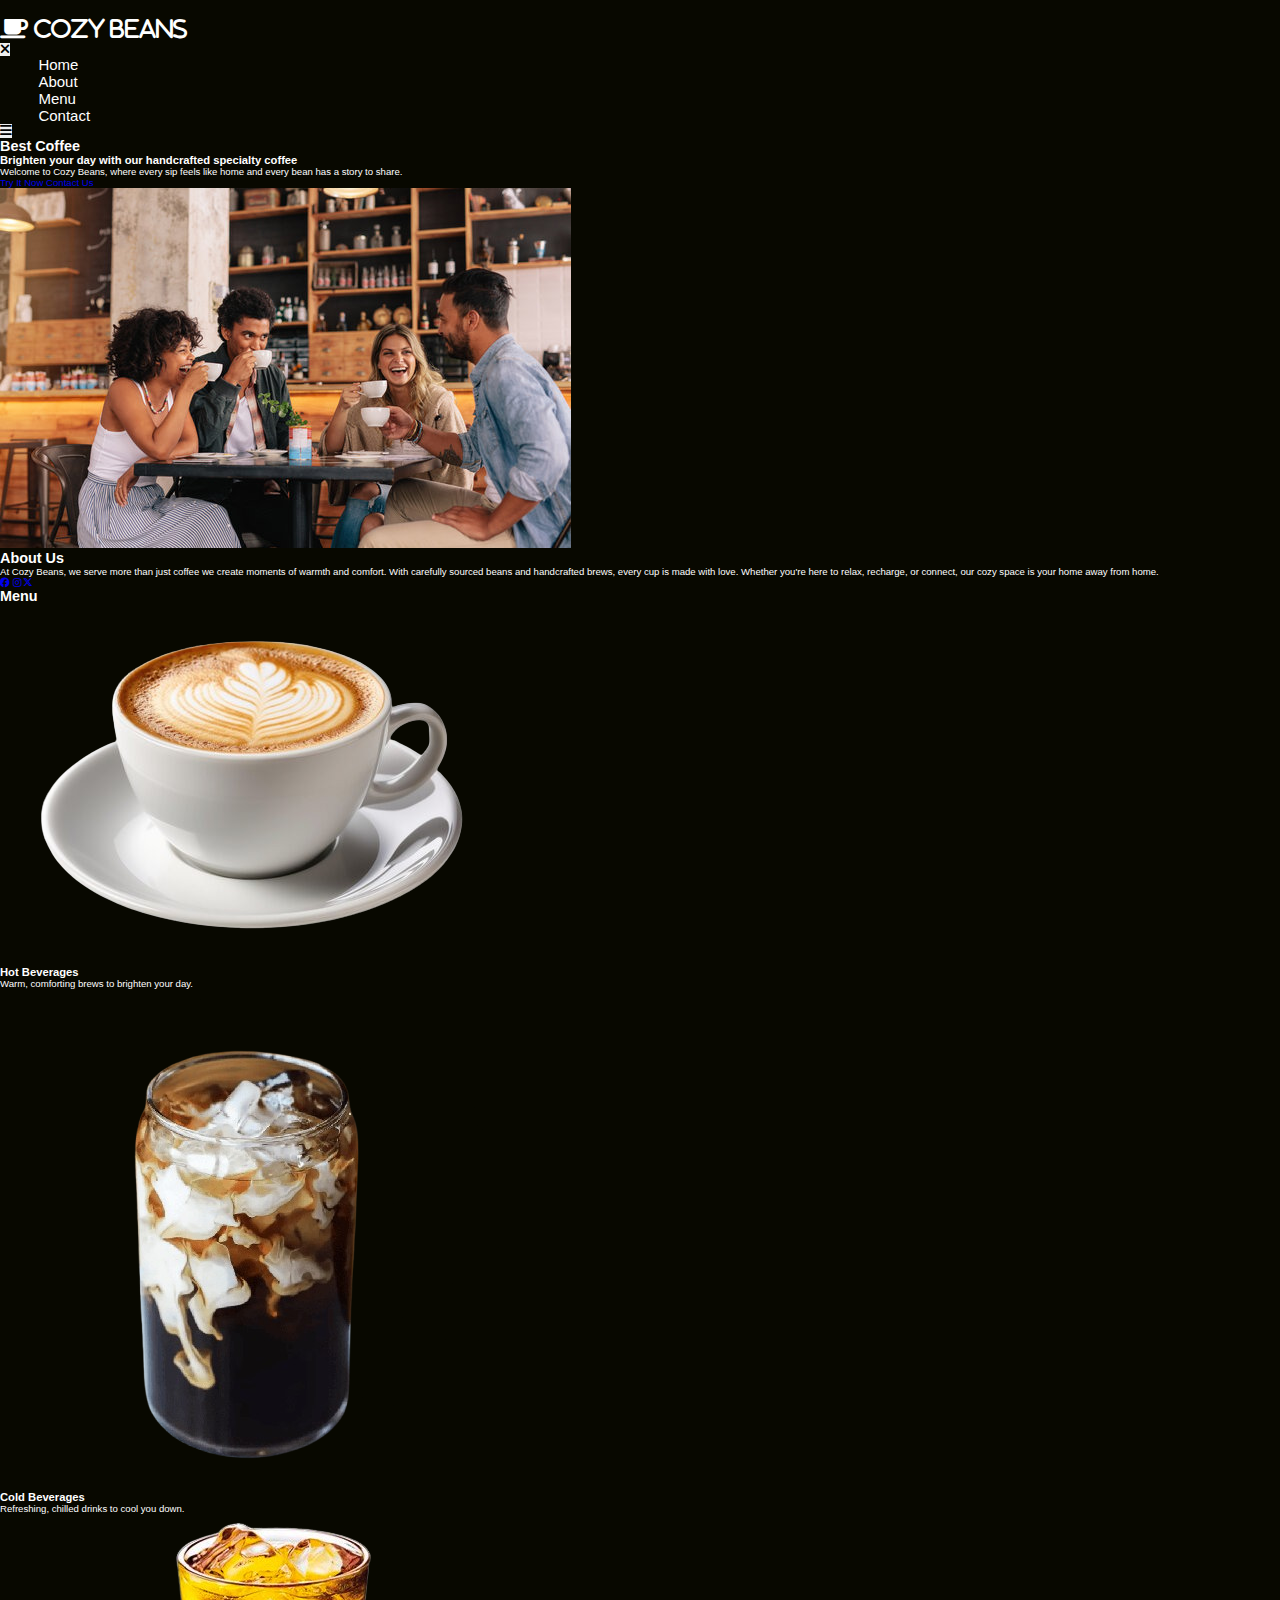
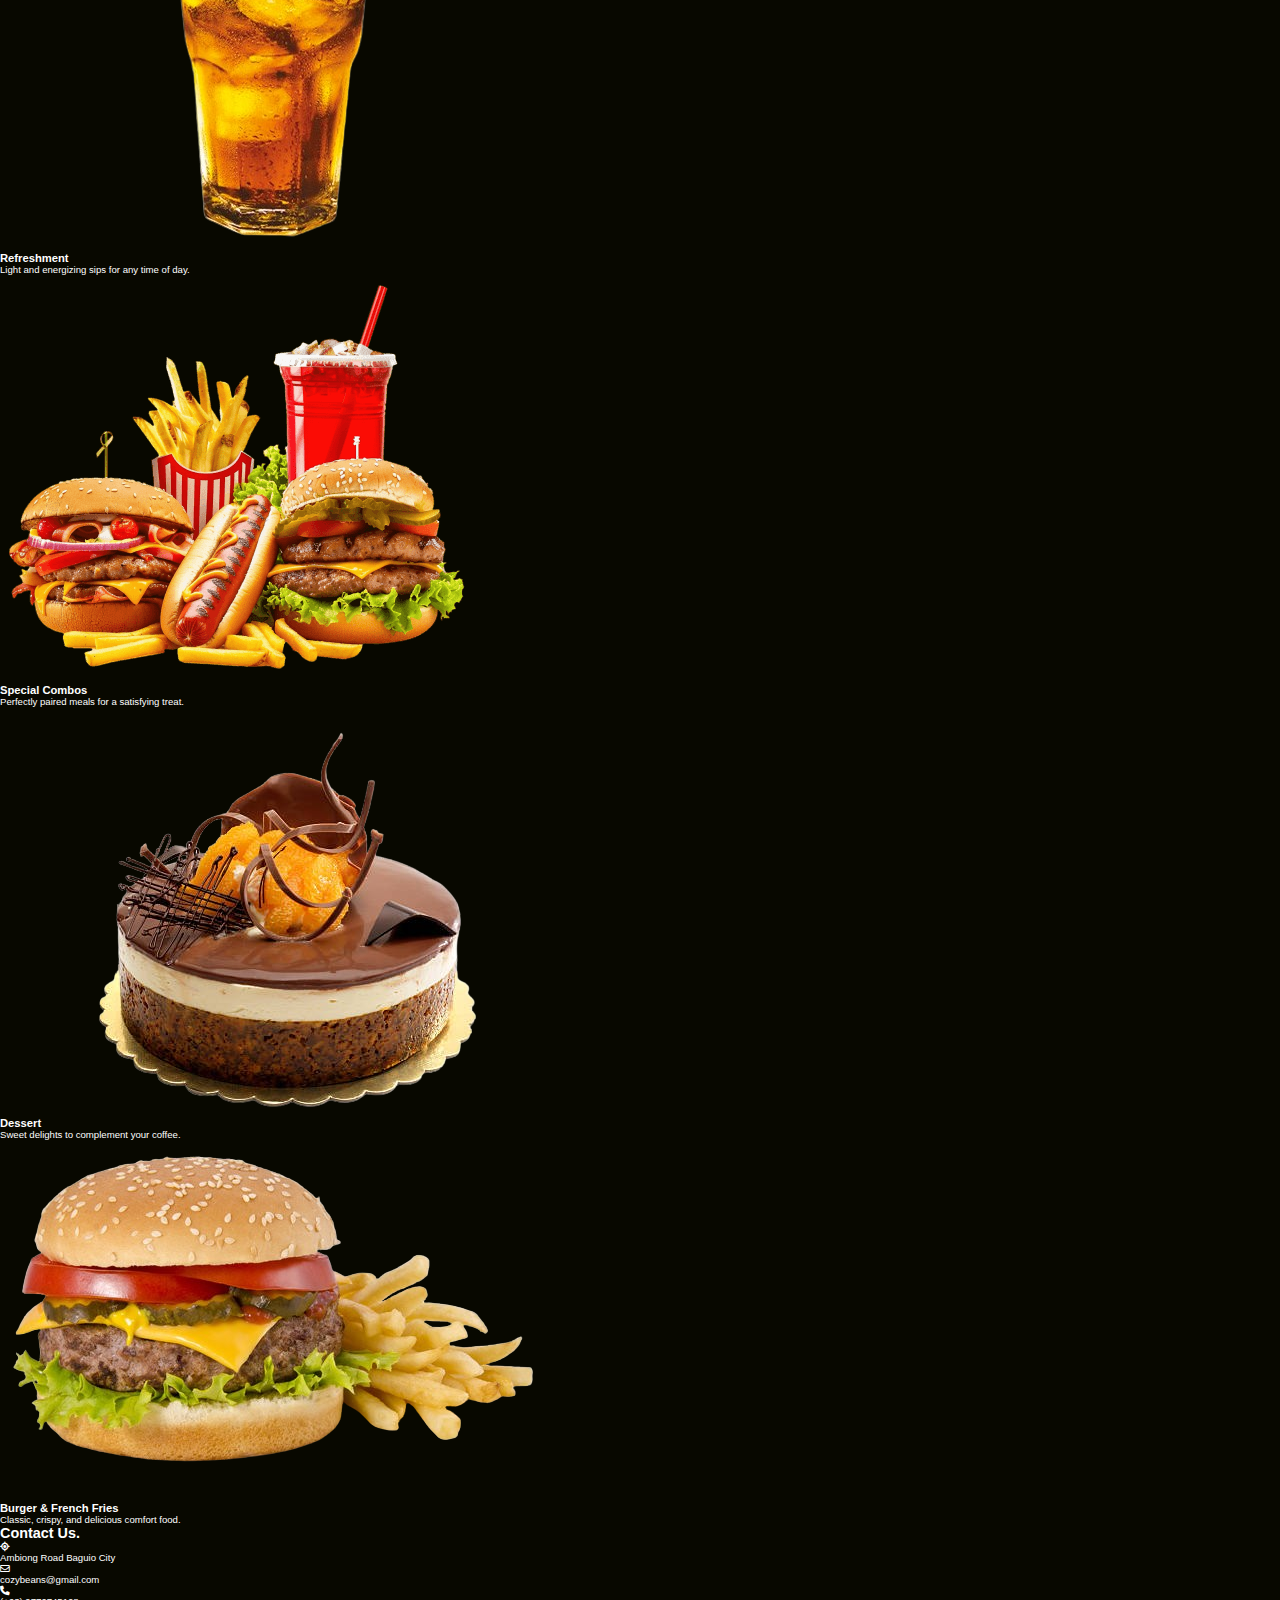
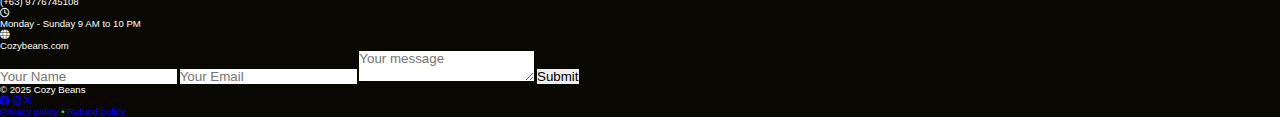
<file: index.html>
<!DOCTYPE html>
<html lang="en">
<head>
    <meta charset="UTF-8">
    <meta name="viewport" content="width=device-width, initial-scale=1.0">
    <title>Liclican</title>
    <link rel="stylesheet" href="https://cdnjs.cloudflare.com/ajax/libs/font-awesome/6.7.2/css/all.min.css">
    <link rel="stylesheet" href="style.css">
</head>
<body>
    <header>
        <nav class="navbar section-content">
            <a href="#" class="nav-logo">
                <h2 class="logo-text"><i class='fa fa-coffee'> Cozy Beans</i></h2>
            </a>
            <ul class="nav-menu">
                <button id="menu-close-button" class="fas fa-times"></button>
                <li class="nav-item">
                    <a href="#" class="nav-link">Home</a>
                </li>
                <li class="nav-item">
                    <a href="#about" class="nav-link">About</a>
                </li>
                <li class="nav-item">
                    <a href="#menu" class="nav-link">Menu</a>
                </li>
                <li class="nav-item">
                    <a href="#contact" class="nav-link">Contact</a>
                </li>
            </ul>

            <button id="menu-open-button" class="fas fa-bars"></button>
        </nav>
    </header>
    
    <main>
        <section class="hero-section">
            <div class="section-content">
                <div class="hero-details">
                    <h2 class="title">Best Coffee</h2>
                    <h3 class="subtitle">Brighten your day with our handcrafted specialty coffee</h3>
                    <p class="description">Welcome to Cozy Beans, where every sip feels like home and every bean has a story to share.</p>
                    <div class="buttons">
                        <a href="#" class="button try-it-now">Try It Now</a>
                        <a href="#" class="button contact-us">Contact Us</a>
                    </div>
                </div>
            </div>
        </section>

        <section class="about-section" id="about">
            <div class="section-content">
                <div class="about-image-wrapper">
                    <img src="images/about-image.jpg" alt="About" class="about-image">
                </div>
                <div class="about-details">
                    <h2 class="section-title">About Us</h2>
                    <p class="text">At Cozy Beans, we serve more than just coffee we create moments of warmth and comfort. With carefully sourced beans and handcrafted brews, every cup is made with love. Whether you're here to relax, recharge, or connect, our cozy space is your home away from home.</p>
                    <div class="social-link-list">
                        <a href="#" class="social-link"><i class="fa-brands fa-facebook"></i></a>
                        <a href="#" class="social-link"><i class="fa-brands fa-instagram"></i></a>
                        <a href="#" class="social-link"><i class="fa-brands fa-x-twitter"></i></a>
                    </div>
                </div>
            </div>
        </section>

        <section class="menu-section" id="menu">
            <h2 class="section-title">Menu</h2>
            <div class="section-content">
                <ul class="menu-list">
                    <li class="menu-item">
                        <img src="images/hot-beverages.png" alt="Hot Beverages" class="menu-image">
                        <div class="menu-details">
                            <h3 class="name">Hot Beverages</h3>
                        <p class="text"> Warm, comforting brews to brighten your day.</p>
                        </div>
                    </li>
                    <li class="menu-item">
                        <img src="images/cold-beverages.png" alt="Cold Beverages" class="menu-image">
                        <div class="menu-details">
                            <h3 class="name">Cold Beverages</h3>
                        <p class="text">Refreshing, chilled drinks to cool you down.</p>
                        </div>
                    </li>
                    <li class="menu-item">
                        <img src="images/refreshment.png" alt="Refreshment" class="menu-image">
                        <div class="menu-details">
                            <h3 class="name">Refreshment</h3>
                        <p class="text">Light and energizing sips for any time of day.</p>
                        </div>
                    </li>
                    <li class="menu-item">
                        <img src="images/special-combo.png" alt="Special Combo" class="menu-image">
                        <div class="menu-details">
                            <h3 class="name">Special Combos</h3>
                        <p class="text">Perfectly paired meals for a satisfying treat.</p>
                        </div>
                    </li>
                    <li class="menu-item">
                        <img src="images/desserts.png" alt="Dessert" class="menu-image">
                        <div class="menu-details">
                            <h3 class="name">Dessert</h3>
                        <p class="text">Sweet delights to complement your coffee.</p>
                        </div>
                    </li>
                    <li class="menu-item">
                        <img src="images/burger-frenchfries.png" alt="burger & french fries" class="menu-image">
                        <div class="menu-details">
                            <h3 class="name">Burger & French Fries</h3>
                        <p class="text">Classic, crispy, and delicious comfort food.</p>
                        </div>
                    </li>
                </ul>
            </div>
        </section>

        <section class="contact-section" id="contact">
            <h2 class="section-title">Contact Us.</h2>
            <div class="section-content">
                <ul class="contact-info-list">
                    <li class="contact-info">
                        <i class="fa-solid fa-location-crosshairs"></i>
                        <p>Ambiong Road Baguio City</p>
                    </li>
                    <li class="contact-info">
                        <i class="fa-regular fa-envelope"></i>
                        <p>cozybeans@gmail.com</p>
                    </li>
                    <li class="contact-info">
                        <i class="fa-solid fa-phone"></i>
                        <p>(+63) 9776745108</p>
                    </li>
                    <li class="contact-info">
                        <i class="fa-regular fa-clock"></i>
                        <p>Monday - Sunday 9 AM to 10 PM</p>
                    </li>
                    <li class="contact-info">
                        <i class="fa-solid fa-globe"></i>
                        <p>Cozybeans.com</p>
                    </li>
                </ul>

                <form action="#" class="contact-form">
                    <input type="text" placeholder="Your Name" class="form-input" required>
                    <input type="email" placeholder="Your Email" class="form-input" required>
                    <textarea placeholder="Your message" class="form-input" required></textarea>
                    <button class="submit-button">Submit</button>
                </form>
            </div>
        </section>

        <footer class="footer-section">
            <div class="section-content">
                <p class="copyright-text">© 2025 Cozy Beans</p>

                <div class="social-link-list">
                    <a href="#" class="social-link"><i class="fa-brands fa-facebook"></i></a>
                    <a href="#" class="social-link"><i class="fa-brands fa-instagram"></i></a>
                    <a href="#" class="social-link"><i class="fa-brands fa-x-twitter"></i></a>
                </div>
                
                <p class="policy-text">
                    <a href="#" class="policy-link">Privacy policy</a>
                    <span class="separator">•</span>
                    <a href="#" class="policy-link">Refund policy</a>
                </p>
            </div>
        </footer>
    </main>

    <script src="script.js"></script>
</body>
</html>
</file>
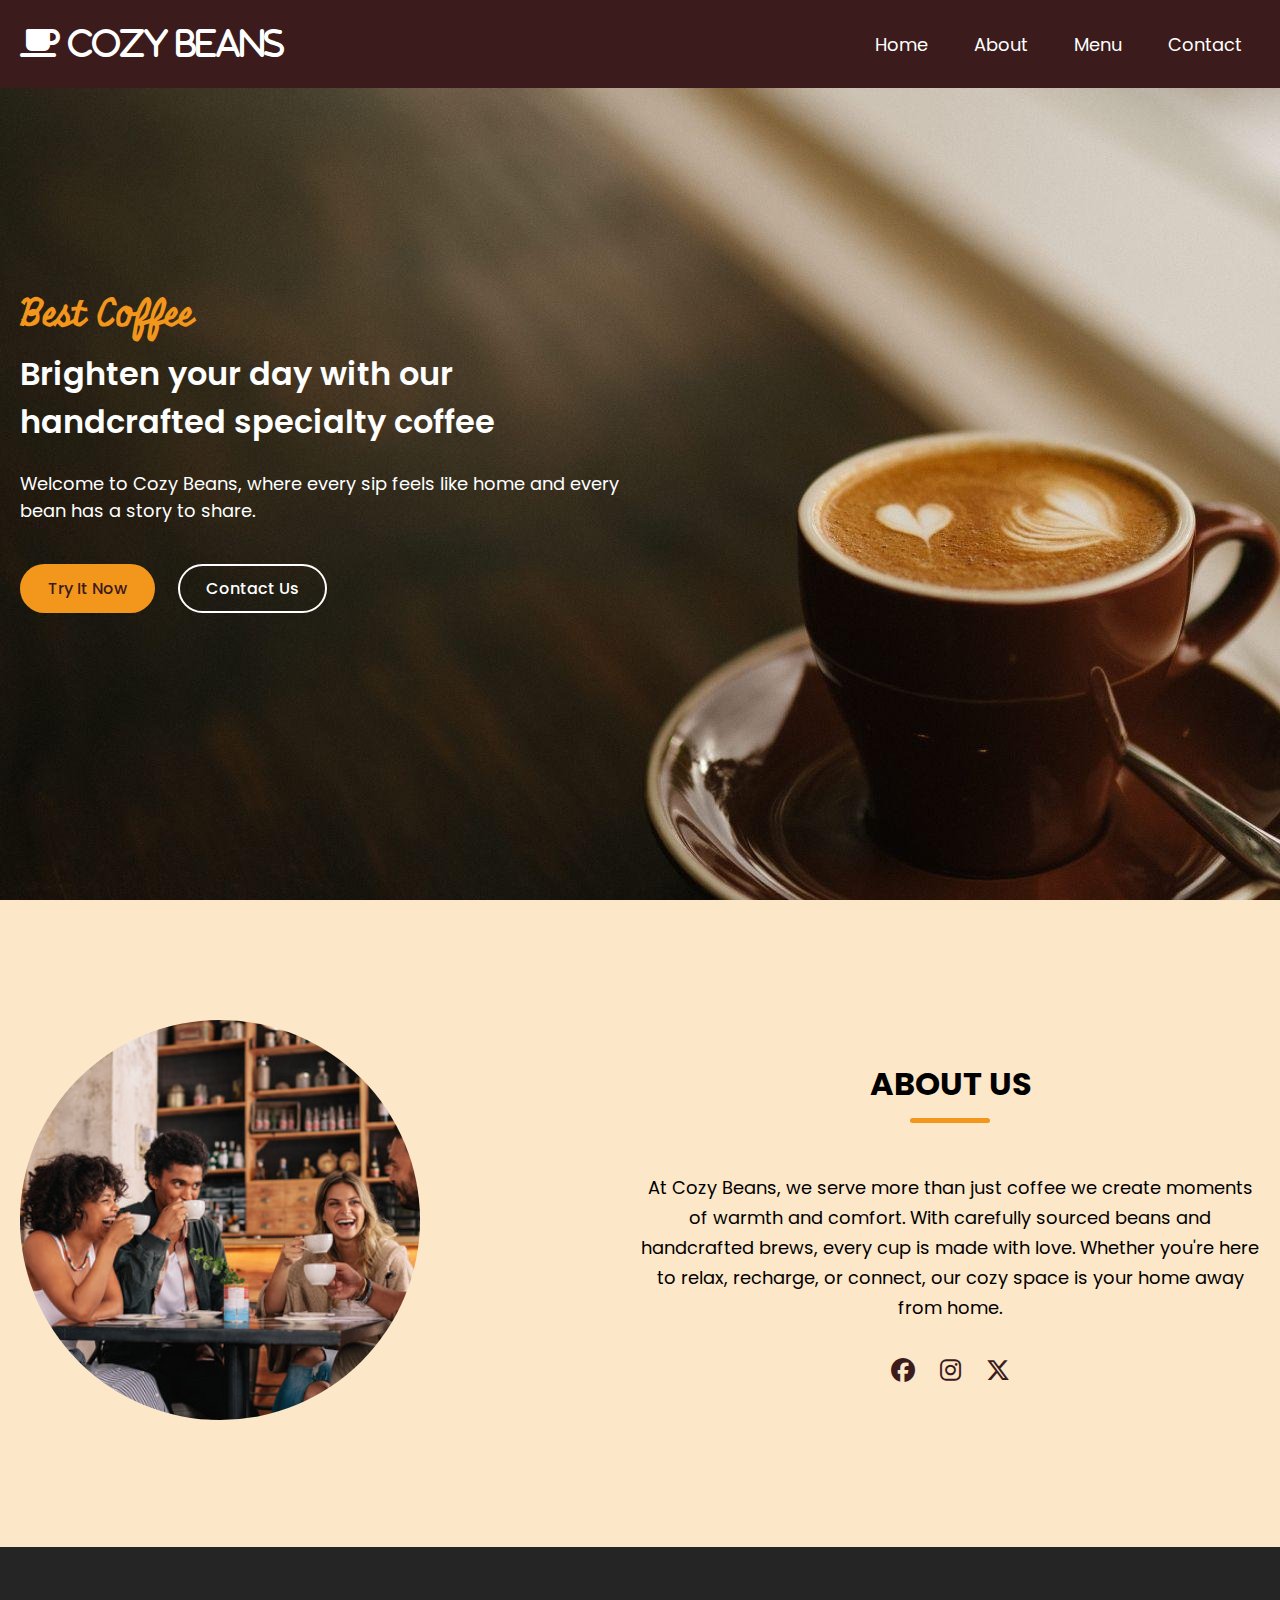
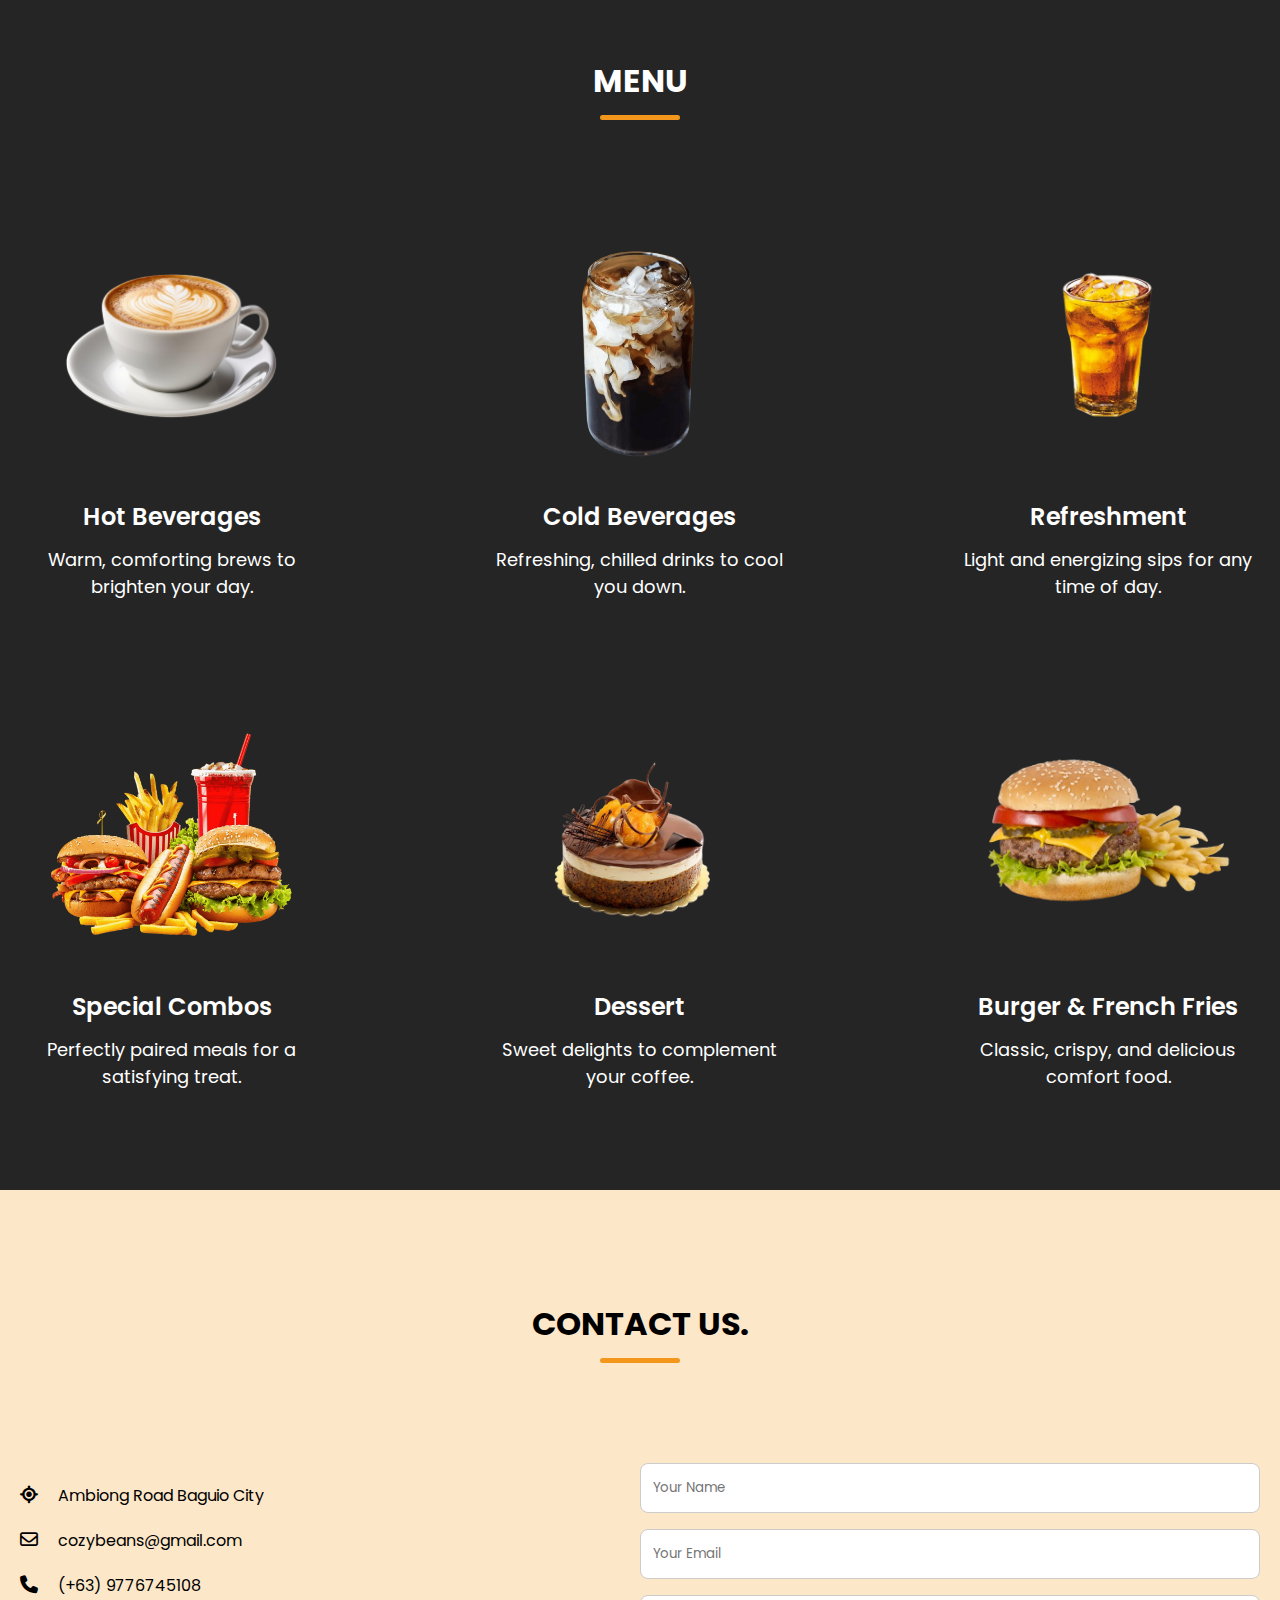
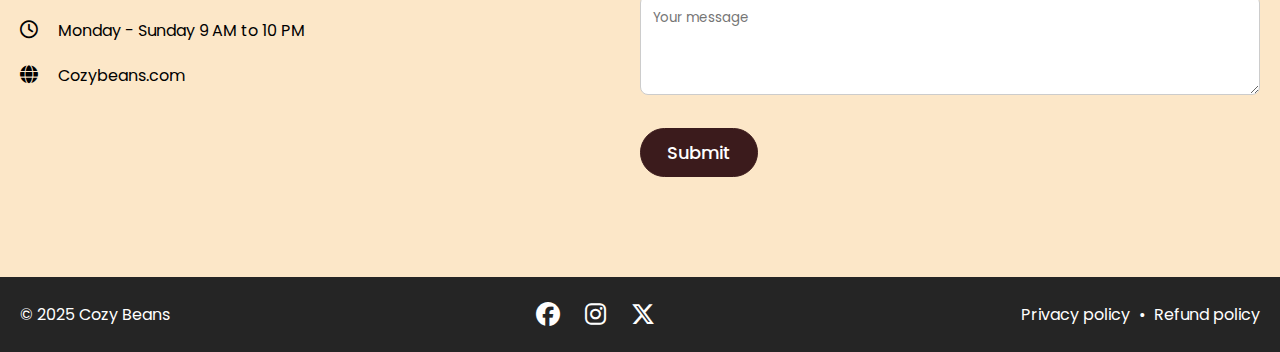
<file: Business Page/index.html>
<!DOCTYPE html>
<html lang="en">
<head>
    <meta charset="UTF-8">
    <meta name="viewport" content="width=device-width, initial-scale=1.0">
    <title>Liclican</title>
    <link rel="stylesheet" href="https://cdnjs.cloudflare.com/ajax/libs/font-awesome/6.7.2/css/all.min.css">
    <link rel="stylesheet" href="style.css">
</head>
<body>
    <header>
        <nav class="navbar section-content">
            <a href="#" class="nav-logo">
                <h2 class="logo-text"><i class='fa fa-coffee'> Cozy Beans</i></h2>
            </a>
            <ul class="nav-menu">
                <button id="menu-close-button" class="fas fa-times"></button>
                <li class="nav-item">
                    <a href="#" class="nav-link">Home</a>
                </li>
                <li class="nav-item">
                    <a href="#about" class="nav-link">About</a>
                </li>
                <li class="nav-item">
                    <a href="#menu" class="nav-link">Menu</a>
                </li>
                <li class="nav-item">
                    <a href="#contact" class="nav-link">Contact</a>
                </li>
            </ul>

            <button id="menu-open-button" class="fas fa-bars"></button>
        </nav>
    </header>
    
    <main>
        <section class="hero-section">
            <div class="section-content">
                <div class="hero-details">
                    <h2 class="title">Best Coffee</h2>
                    <h3 class="subtitle">Brighten your day with our handcrafted specialty coffee</h3>
                    <p class="description">Welcome to Cozy Beans, where every sip feels like home and every bean has a story to share.</p>
                    <div class="buttons">
                        <a href="#" class="button try-it-now">Try It Now</a>
                        <a href="#" class="button contact-us">Contact Us</a>
                    </div>
                </div>
            </div>
        </section>

        <section class="about-section" id="about">
            <div class="section-content">
                <div class="about-image-wrapper">
                    <img src="images/about-image.jpg" alt="About" class="about-image">
                </div>
                <div class="about-details">
                    <h2 class="section-title">About Us</h2>
                    <p class="text">At Cozy Beans, we serve more than just coffee we create moments of warmth and comfort. With carefully sourced beans and handcrafted brews, every cup is made with love. Whether you're here to relax, recharge, or connect, our cozy space is your home away from home.</p>
                    <div class="social-link-list">
                        <a href="www.facebook.com/kaizerjan.liclican7/" class="social-link"><i class="fa-brands fa-facebook"></i></a>
                        <a href="#" class="social-link"><i class="fa-brands fa-instagram"></i></a>
                        <a href="#" class="social-link"><i class="fa-brands fa-x-twitter"></i></a>
                    </div>
                </div>
            </div>
        </section>

        <section class="menu-section" id="menu">
            <h2 class="section-title">Menu</h2>
            <div class="section-content">
                <ul class="menu-list">
                    <li class="menu-item">
                        <img src="images/hot-beverages.png" alt="Hot Beverages" class="menu-image">
                        <div class="menu-details">
                            <h3 class="name">Hot Beverages</h3>
                        <p class="text"> Warm, comforting brews to brighten your day.</p>
                        </div>
                    </li>
                    <li class="menu-item">
                        <img src="images/cold-beverages.png" alt="Cold Beverages" class="menu-image">
                        <div class="menu-details">
                            <h3 class="name">Cold Beverages</h3>
                        <p class="text">Refreshing, chilled drinks to cool you down.</p>
                        </div>
                    </li>
                    <li class="menu-item">
                        <img src="images/refreshment.png" alt="Refreshment" class="menu-image">
                        <div class="menu-details">
                            <h3 class="name">Refreshment</h3>
                        <p class="text">Light and energizing sips for any time of day.</p>
                        </div>
                    </li>
                    <li class="menu-item">
                        <img src="images/special-combo.png" alt="Special Combo" class="menu-image">
                        <div class="menu-details">
                            <h3 class="name">Special Combos</h3>
                        <p class="text">Perfectly paired meals for a satisfying treat.</p>
                        </div>
                    </li>
                    <li class="menu-item">
                        <img src="images/desserts.png" alt="Dessert" class="menu-image">
                        <div class="menu-details">
                            <h3 class="name">Dessert</h3>
                        <p class="text">Sweet delights to complement your coffee.</p>
                        </div>
                    </li>
                    <li class="menu-item">
                        <img src="images/burger-frenchfries.png" alt="burger & french fries" class="menu-image">
                        <div class="menu-details">
                            <h3 class="name">Burger & French Fries</h3>
                        <p class="text">Classic, crispy, and delicious comfort food.</p>
                        </div>
                    </li>
                </ul>
            </div>
        </section>

        <section class="contact-section" id="contact">
            <h2 class="section-title">Contact Us.</h2>
            <div class="section-content">
                <ul class="contact-info-list">
                    <li class="contact-info">
                        <i class="fa-solid fa-location-crosshairs"></i>
                        <p>Ambiong Road Baguio City</p>
                    </li>
                    <li class="contact-info">
                        <i class="fa-regular fa-envelope"></i>
                        <p>cozybeans@gmail.com</p>
                    </li>
                    <li class="contact-info">
                        <i class="fa-solid fa-phone"></i>
                        <p>(+63) 9776745108</p>
                    </li>
                    <li class="contact-info">
                        <i class="fa-regular fa-clock"></i>
                        <p>Monday - Sunday 9 AM to 10 PM</p>
                    </li>
                    <li class="contact-info">
                        <i class="fa-solid fa-globe"></i>
                        <p>Cozybeans.com</p>
                    </li>
                </ul>

                <form action="#" class="contact-form">
                    <input type="text" placeholder="Your Name" class="form-input" required>
                    <input type="email" placeholder="Your Email" class="form-input" required>
                    <textarea placeholder="Your message" class="form-input" required></textarea>
                    <button class="submit-button">Submit</button>
                </form>
            </div>
        </section>

        <footer class="footer-section">
            <div class="section-content">
                <p class="copyright-text">© 2025 Cozy Beans</p>

                <div class="social-link-list">
                    <a href="#" class="social-link"><i class="fa-brands fa-facebook"></i></a>
                    <a href="#" class="social-link"><i class="fa-brands fa-instagram"></i></a>
                    <a href="#" class="social-link"><i class="fa-brands fa-x-twitter"></i></a>
                </div>
                
                <p class="policy-text">
                    <a href="#" class="policy-link">Privacy policy</a>
                    <span class="separator">•</span>
                    <a href="#" class="policy-link">Refund policy</a>
                </p>
            </div>
        </footer>
    </main>

    <script src="script.js"></script>
</body>
</html>
</file>
<file: style.css>
* {
    margin: 0;
    padding: 0;
    box-sizing: border-box;
    text-decoration: none;
    border: none;
    outline: none;
    scroll-behavior: smooth;
    font-family: sans-serif;
}

html {
    font-size: 60%;
    overflow-x: hidden;
}

:root {
    --bg-color: #080800;
    --second-bg-color: #001005;
    --text-color: white;
    --main-color: #00ff51;
}

body {
    background-color: var(--bg-color);
    color: var(--text-color);
}

.header {
    position: fixed;
    width: 100%;
    top: 0;
    left: 0;
    padding: 4rem 12%;
    background: rgba(0, 0, 0, 0.3);
    backdrop-filter: blur(10px);
    display: flex;
    justify-content: space-between;
    align-items: center;
    z-index: 100;
}

#menu-icon {
    font-size: 3.6rem;
    color: var(--main-color);
    display: none;
}

.logo {
    font-size: 2rem;
    color: var(--text-color);
    font-weight: 800;
    cursor: pointer;
    transition: 0.3 ease;
}

.logo :hover {
    transform: scale(1.1);
}

span {
    color: var(--main-color);
}

.navbar a{
    font-size: 15px;
    color: var(--text-color);
    margin-left: 4rem;
    font-weight: 500;
    border-bottom: 3px solid transparent;
    transition: 0.3 ease;
}

.navbar a:hover{
    border-bottom: 3px solid var(--main-color);
    color: var(--main-color);
}
</file>
<file: Business Page/style.css>
@import url('https://fonts.googleapis.com/css2?family=Miniver&family=Poppins:ital,wght@0,400;0,500;0,600;0,700;1,400&display=swap');

*{
    margin: 0;
    padding: 0;
    box-sizing: border-box;
    font-family: "Poppins", sans-serif;
}

:root {
    --white-color: #fff;
    --dark-color: #252525;
    --primary-color: #3b1b1c;
    --secondary-color: #f3961c;
    --medium-gray-color: #ccc;

    --font-size-s: 0.9rem;
    --font-size-n: 1rem;
    --font-size-m: 1.12rem;
    --font-size-l: 1.5rem;
    --font-size-xl: 2rem;
    --font-size-xxl: 2.3rem;

    --font-weight-normal: 400;
    --font-weight-medium: 500;
    --font-weight-semibold: 600;
    --font-weight-bold: 700;

    --border-radius-s: 8px;
    --border-radius-m: 30px;
    --border-radius-circle: 50%;

    --size-max-width: 1300px;
}

html {
    scroll-behavior: smooth;
}

ul {
    list-style: none;
}

a {
    text-decoration: none;
}   

button {
    cursor: pointer;
    border: none;
    background: none;
}

img {
    width: 100%;
}

.section-content {
    margin: 0 auto;
    padding: 0 20px;
    max-width: var(--size-max-width);
}

.section-title {
    text-align: center;
    padding: 60px 0 100px;
    text-transform: uppercase;
    font-size: var(--font-size-xl);
}

.section-title::after{
    content: "";
    width: 80px;
    height: 5px;
    display: block;
    margin: 10px auto 0;
    border-radius: var(--font-size-s);
    background: var(--secondary-color);
}

header {
    position: fixed;
    width: 100%;
    z-index: 5;
    background: var(--primary-color);
}

header .navbar {
    display: flex;
    padding: 20px;
    align-items: center;
    justify-content: space-between;
}

.navbar .nav-logo .logo-text {
    color: var(--white-color);
    font-size: var(--font-size-xl);
    font-weight: var(--font-weight-semibold);
}

.navbar .nav-menu {
    display: flex;
    gap: 10px;
}

.navbar .nav-menu .nav-link{
    padding: 10px 18px;
    color: var(--white-color);
    font-size: var(--font-size-m);
    border-radius: var(--border-radius-m);
    transition:  0.3s ease;
}

.navbar .nav-menu .nav-link:hover {
    color: var(--primary-color);
    background-color: var(--secondary-color);
}

.navbar :where(#menu-close-button, #menu-open-button) {
    display: none;
}

.hero-section {
    min-height: 100vh;
    background: url(images/background-hero.jpg);
}

.hero-section .section-content {
    display: flex;
    align-items: center;
    min-height: 100vh;
    color: var(--white-color);
    justify-content: space-between;
}

.hero-section .hero-details .title {
    font-size: var(--font-size-xxl);
    color: var(--secondary-color);
    font-family: "Miniver", sans-serif;
}

.hero-section .hero-details .subtitle {
    margin-top: 8px;
    max-width: 70%;
    font-size: var(--font-size-xl);
    font-weight: var(--font-weight-semibold);
}

.hero-section .hero-details .description {
    max-width: 70%;
    margin: 24px 0 40px;
    font-size: var(--font-size-m);
}

.hero-section .hero-details .buttons {
    display: flex;
    gap: 23px;
}

.hero-section .hero-details .button {
    padding: 10px 26px;
    border: 2px solid transparent;
    color: var(--primary-color);
    border-radius: var(--border-radius-m);
    background: var(--secondary-color);
    font-weight: var(--font-weight-medium);
    transition: 0.3s ease;
}

.hero-section .hero-details .button:hover {
    color: var(--white-color);
    border-color: var(--white-color);
    background: transparent;
}

.hero-section .hero-details .contact-us {
    color: var(--white-color);
    border-color: var(--white-color);
    background: transparent;
}

.hero-section .hero-details .contact-us:hover {
    color: var(--primary-color);
    border-color: var(--secondary-color);
    background: var(--secondary-color);
}

.hero-section .hero-image-wrapper {
    max-width: 500px;
    margin-right: 30px;
}

.about-section {
    padding: 120px 0;
    background: #FCE7C8;
}

.about-section .section-content {
    display: flex;
    gap: 50px;
    align-items: center;
    justify-content: space-between;
}

.about-section .about-image-wrapper .about-image {
    width: 400px;
    height: 400px;
    object-fit: cover;
    border-radius: var(--border-radius-circle);
}

.about-section .about-details .section-title {
    padding: 0;
}

.about-section .about-details {
    max-width: 50%;
}

.about-section .about-details .text {
    line-height: 30px;
    margin: 50px 0 30px;
    text-align: center;
    font-size: var(--font-size-m);
}

.about-section .social-link-list {
    display: flex;
    gap: 25px;
    justify-content: center;
}

.about-section .social-link-list .social-link {
    color: var(--primary-color);
    font-size: var(--font-size-l);
    transition: 0.2s ease;
}

.about-section .social-link-list .social-link:hover{
    color: var(--secondary-color);
}

.menu-section {
    color: var(--white-color);
    background: var(--dark-color);
    padding: 50px 0 100px;
}

.menu-section  .menu-list {
    display: flex;
    flex-wrap: wrap;
    gap: 110px;
    align-items: center;
    justify-content: space-between;
}

.menu-section .menu-list .menu-item {
    display: flex;
    align-items: center;
    text-align: center;
    flex-direction: column;
    justify-content: space-between;
    width: calc(100% / 3 - 110px);
}

.menu-section .menu-list .menu-item .menu-image {
    max-width: 83%;
    aspect-ratio: 1;
    margin-bottom: 15px;
    object-fit: contain;
}

.menu-section .menu-list .menu-item .name {
    margin: 12px 0;
    font-size: var(--font-size-l);
    font-weight: var(--font-weight-semibold);
}

.menu-section .menu-list .menu-item .text {
    font-size: var(--font-size-m);
}

.contact-section {
    padding: 50px 0 100px;
    background: #FCE7C8;
}

.contact-section .section-content {
    display: flex;
    gap: 48px;
    align-items: flex-start;
    justify-content: space-between;
}

.contact-section .contact-info-list .contact-info {
    display: flex;
    gap: 20px;
    margin: 20px 0;
    align-items: center;
}

.contact-section .contact-info-list .contact-info i {
    font-size: var(--font-size-m);
}

.contact-section .contact-form .form-input {
    width: 100%;
    height: 50px;
    padding: 0 12px;
    outline: none;
    margin-bottom: 16px;
    background: var(--white-color);
    border-radius: var(--border-radius-s);
    border: 1px solid var(--medium-gray-color); 
}

.contact-section .contact-form {
    max-width: 50%;
}

.contact-section .contact-form .form-input:focus {
    border-color: var(--secondary-color);
}

.contact-section .contact-form textarea.form-input {
    height: 100px;
    padding: 12px;
    resize: vertical;
}

.contact-section .contact-form .submit-button {
    padding: 10px 26px;
    margin-top: 10px;
    color: var(--white-color);
    font-size: var(--font-size-m);
    font-weight: var(--font-weight-medium);
    background: var(--primary-color);
    border-radius: var(--border-radius-m);
    border: 1px solid var(--primary-color);
    transition: 0.3s ease;
}

.contact-section .contact-form .submit-button:hover {
    color: var(--primary-color);
    background: transparent;
}

.footer-section {
    padding: 20px 0;
    background-color: var(--dark-color);
}

.footer-section .section-content {
    display: flex;
    align-items: center;
    justify-content: space-between;
}


.footer-section :where(.copyright-text, .social-link, .policy-link) {
    color: var(--white-color);
    transition: 0.2 ease;
}

.footer-section .social-link-list {
    display: flex;
    gap: 25px;
}

.footer-section .social-link-list .social-link:hover, .footer-section .policy-text .policy-link:hover {
    color: var(--secondary-color);
}

.footer-section .policy-text .separator {
    margin: 0 5px;
    color: var(--white-color);
}

.footer-section .social-link-list .social-link {
    font-size: var(--font-size-l);
}

@media screen and (max-width: 1024px) {
    .menu-section .menu-list {
        gap: 60px;
    }
    .menu-section .menu-list .menu-item {
        width: calc(100% / 3 - 60px);
    }
}

@media screen and (max-width: 900px) {
    :root {
        --font-size-m: 1rem;
        --font-size-l: 1.3rem;
        --font-size-xl: 1.5rem;
        --font-size-xxl: 1.8rem;
    }

    body.show-mobile-menu header::before{
        content: "";
        position: fixed;
        left: 0;
        top: 0;
        height: 100%;
        width: 100%;
        backdrop-filter: blur(5px);
        background: rgba(0, 0, 0, 0.2);
    }

    .navbar :where(#menu-close-button, #menu-open-button){
        display: block;
        font-size: var(--font-size-l);
    }

    .navbar #menu-close-button {
        position: absolute;
        right: 30px;
        top: 30px;
    }

    .navbar #menu-open-button {
        color: var(--white-color);
    }

    .navbar .nav-menu {
        display: block;
        position: fixed;
        left: -300px;
        top: 0;
        width: 300px;
        height: 100%;
        display: flex;
        flex-direction: column;
        align-items: center;
        padding-top: 100px;
        background: var(--white-color);
        transition: left 0.2s ease;
    }

    body.show-mobile-menu .navbar .nav-menu {
        left: 0;
    }

    .navbar .nav-menu .nav-link {
        color: var(--dark-color);
        display: block;
        margin-top: 17px;
        font-size: var(--font-size-l);
    }

    .hero-section .section-content {
        gap: 50px;
        text-align: center;
        padding: 30px 20px 20px;
        flex-direction: column-reverse;
        justify-content: center;
    }

    .hero-section .hero-details :is(.subtitle, .description), .about-section .about-details, .contact-section .contact-form {
        max-width: 100%;
    }

    .hero-section .hero-details .buttons {
        justify-content: center;

    }

    .hero-section .hero-image-wrapper {
        max-width: 270px;
        margin-right: 0;
    }

    .about-section .section-content {
        gap: 70px;
        flex-direction: column;
    }

    .about-section .about-image-wrapper .about-image {
        width: 100%;
        height: 100%;
        max-width: 250px;
        aspect-ratio: 1;
    }

    .menu-section .menu-list {
        gap: 30px;
    }
    .menu-section .menu-list .menu-item {
        width: calc(100% / 2 - 30px);
    }

    .menu-section .menu-list .menu-item .menu-image {
        max-width: 200px;
    }

    .contact-section .section-content {
        align-items: center;
        flex-direction: column-reverse;
    }
}

@media screen and (max-width: 640px) {
    .menu-section .menu-list {
        gap: 30px;
    }

    .menu-section .menu-list .menu-item {
        width: 100%;
    }

    .footer-section .section-content {
        flex-direction: column;
        gap: 20px;
    }
}
</file>
